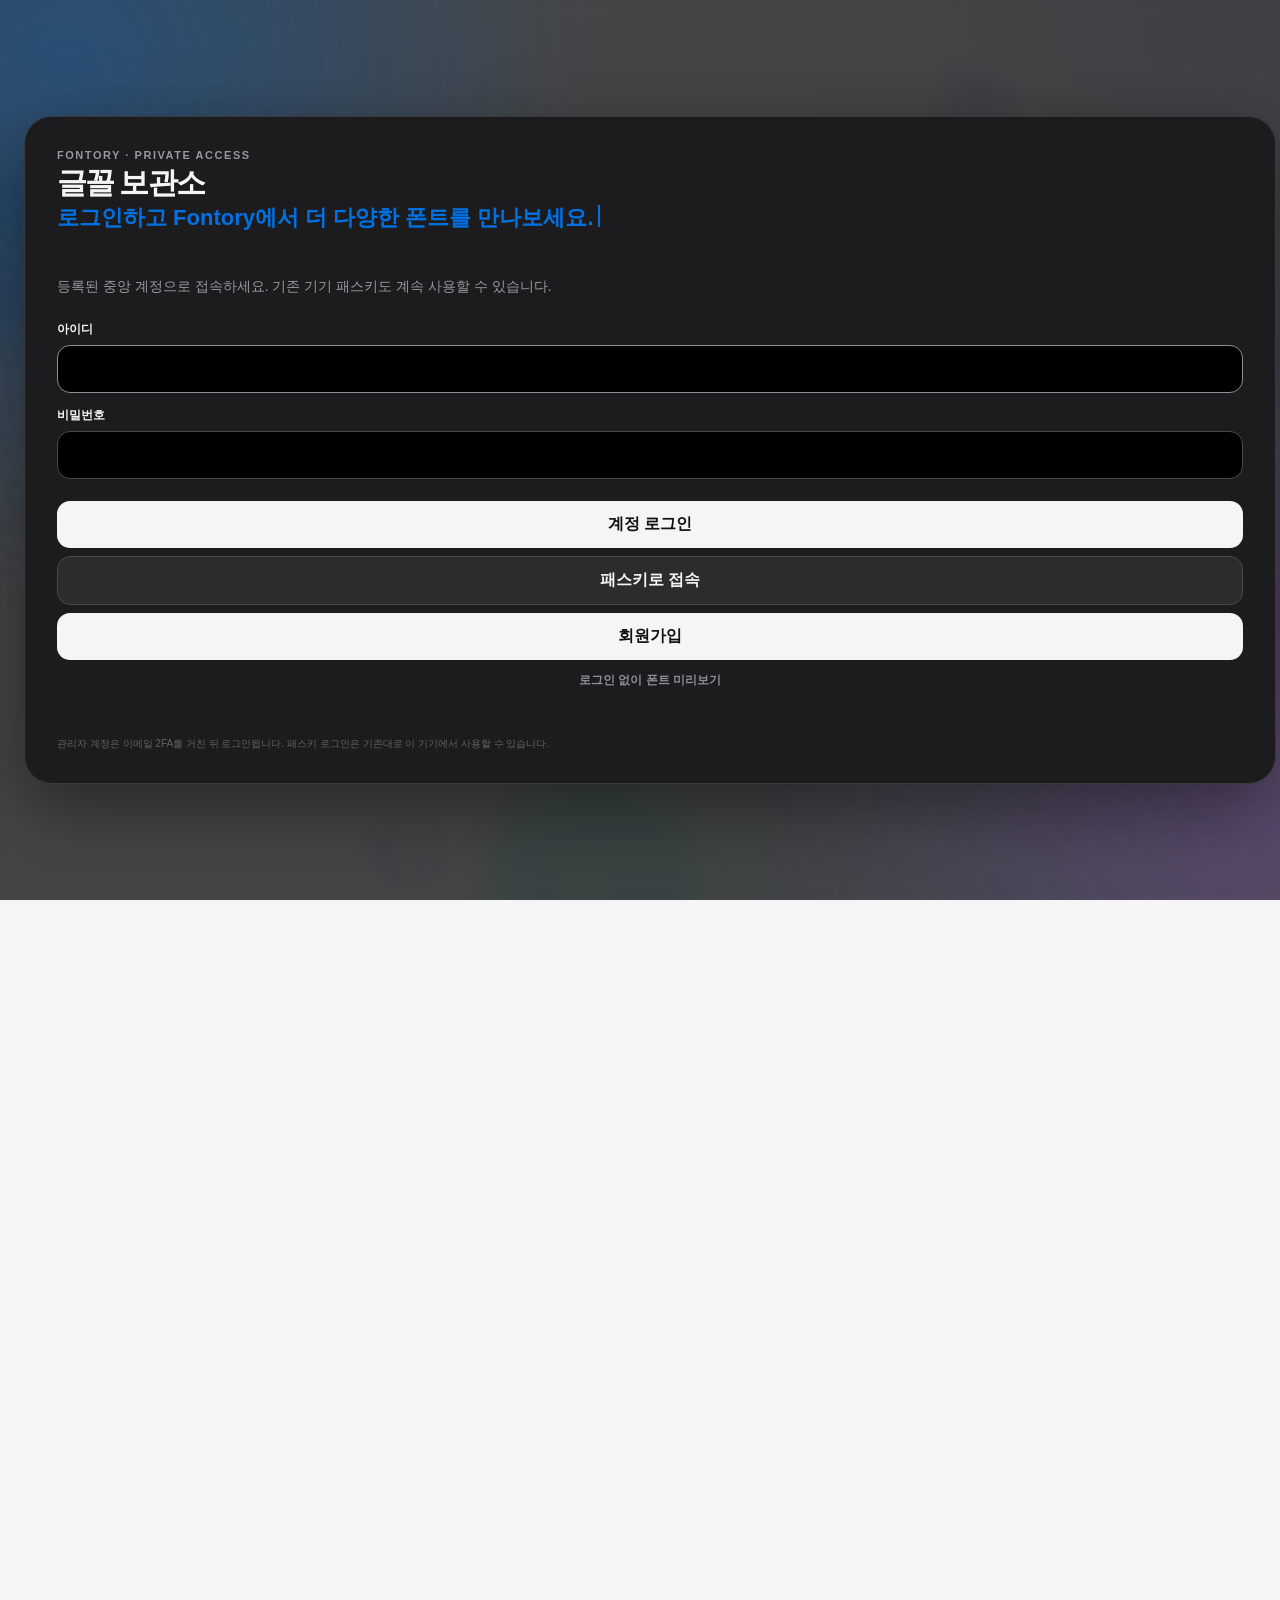
<file: index.html>
<!doctype html>
<html lang="ko">
<head>
<meta charset="utf-8">
<meta http-equiv="Content-Security-Policy" content="default-src 'self'; script-src 'self'; style-src 'self' 'unsafe-inline'; img-src 'self' data: blob:; font-src 'self' data: blob: https://media.githubusercontent.com https://raw.githubusercontent.com; connect-src 'self' https://fontory-api.fontory.workers.dev https://media.githubusercontent.com https://raw.githubusercontent.com; media-src 'self' blob:; object-src 'none'; base-uri 'self'; form-action 'self'; frame-src 'none'; worker-src 'none'; manifest-src 'self'">
<meta name="viewport" content="width=device-width,initial-scale=1,viewport-fit=cover,user-scalable=no">
<meta name="theme-color" content="#f5f5f7">
<meta name="description" content="Fontory 모바일 글꼴 라이브러리">
<title>Fontory Mobile · 글꼴 보관소</title>
<link rel="icon" type="image/svg+xml" href="./logo.svg">
<link rel="stylesheet" href="./styles.css?v=20261008-floating-popup-fix2">
<link rel="stylesheet" href="/passkey.css?v=20261013-totp-multi">
</head>
<body>
<div class="app-shell">
<header class="hero">
<div class="topbar"><img class="site-logo" src="./logo.svg" alt="Fontory 로고"><span class="eyebrow typing-fontory" data-typing-fontory aria-label="안녕하세요, Fontory Fonts 입니다."></span><button class="theme" id="themeBtn" type="button" aria-label="다크 모드 전환">◐</button></div>
<h1 class="hero-typing-title"><span data-hero-typing aria-label="안녕하세요 Fontory입니다 오늘도 마음에 드는 글꼴을 찾아보세요"></span></h1>
<p>폰트를 검색하고 미리본 뒤, iPhone 또는 Windows에서 사용할 글꼴을 골라 담아보세요.</p>
<div class="search-wrap"><span aria-hidden="true">⌕</span><input id="search" type="search" placeholder="폰트 이름 또는 카테고리 검색" autocomplete="off"></div>
</header>
<div id="globalPreviewBar" class="global-preview-bar" role="region" aria-label="전체 폰트 미리보기">
<div class="global-preview-heading"><span class="global-preview-icon">Aa</span><div><strong>전체 폰트 미리보기</strong><small>입력한 문장이 모든 폰트에 적용됩니다.</small></div></div>
<div class="global-preview-input-wrap"><span aria-hidden="true">✦</span><input id="globalPreviewInput" type="text" value="오늘도 예쁘게 기록해요" placeholder="원하는 문장을 입력해 보세요" autocomplete="off" maxlength="120"></div>
</div>
<div id="categoryBar" class="category-bar" role="tablist" aria-label="카테고리"></div>

<main>
<section class="intro-card"><div><span class="pill">FONTORY MOBILE</span><h2>폰트를<br>간편하게 골라보세요.</h2><p>모바일 화면에 맞게 카드와 버튼을 한 열로 정리했습니다.</p></div><div class="phone-glyph" aria-hidden="true">Aa</div></section>
<div id="statusBanner" class="status-banner" hidden></div>
<div class="section-head"><h2>Fonts</h2><span id="count">0 fonts</span></div>
<section id="fontGrid" class="font-grid" aria-live="polite"></section>
<p id="empty" class="empty" hidden>검색 결과가 없습니다.</p>
<nav id="pagination" class="pagination" aria-label="폰트 목록 페이지"></nav>
</main>
<div id="selectionBar" class="selection-bar" hidden><div><strong>내 폰트 바구니</strong><span id="selectedNames"></span></div><div class="selection-actions"><button id="downloadWindows" type="button" disabled>Windows 골라 다운로드</button><button id="makeProfile" type="button" disabled>iPhone 구성 만들기</button></div></div>
<div id="downloadProgress" class="download-progress" hidden aria-live="polite"><div class="download-progress-card"><div class="download-progress-preview-wrap"><div id="downloadProgressTitle" class="download-progress-title"></div><div id="downloadProgressFontName" class="download-progress-font-name"></div><p id="downloadProgressDescription" class="download-progress-description"></p></div><div class="download-progress-head"><span id="downloadProgressLabel">다운로드 준비 중…</span><span id="downloadProgressValue">0%</span></div><progress id="downloadProgressMeter" max="100" value="0"></progress></div></div>
<footer><p>Fontory · datatronics</p><p class="small">폰트의 저작권과 라이선스는 각 제작자에게 있습니다.</p></footer>
</div>
<script src="./accounts-db.js?v=20260922-sync2"></script>
<script src="/accounts-index.js?v=20260922-sync2"></script>
<script src="./mobile-auth-boot.js?v=20261001-authfix1"></script>
<script src="/auth.js?v=20261013-totp-multi"></script>
<script src="/fontory-music.js?v=20261012-audio-progress-sync1"></script>
<script src="/auth-background-music.js?v=20260930-login-loop2"></script>
<script src="/script.js?v=20261012-font-catalog-recovery1"></script>
<script src="/typing-effect.js?v=20260930-user-greeting3"></script>
<script src="/fontory-desc-typing.js?v=20261009-download-title-typing1"></script>
<script src="/background-effects.js?v=20260929-ambient1"></script>
<script src="/fontory-runtime-fix.js?v=20260921-admin2"></script>
</body></html>
</file>
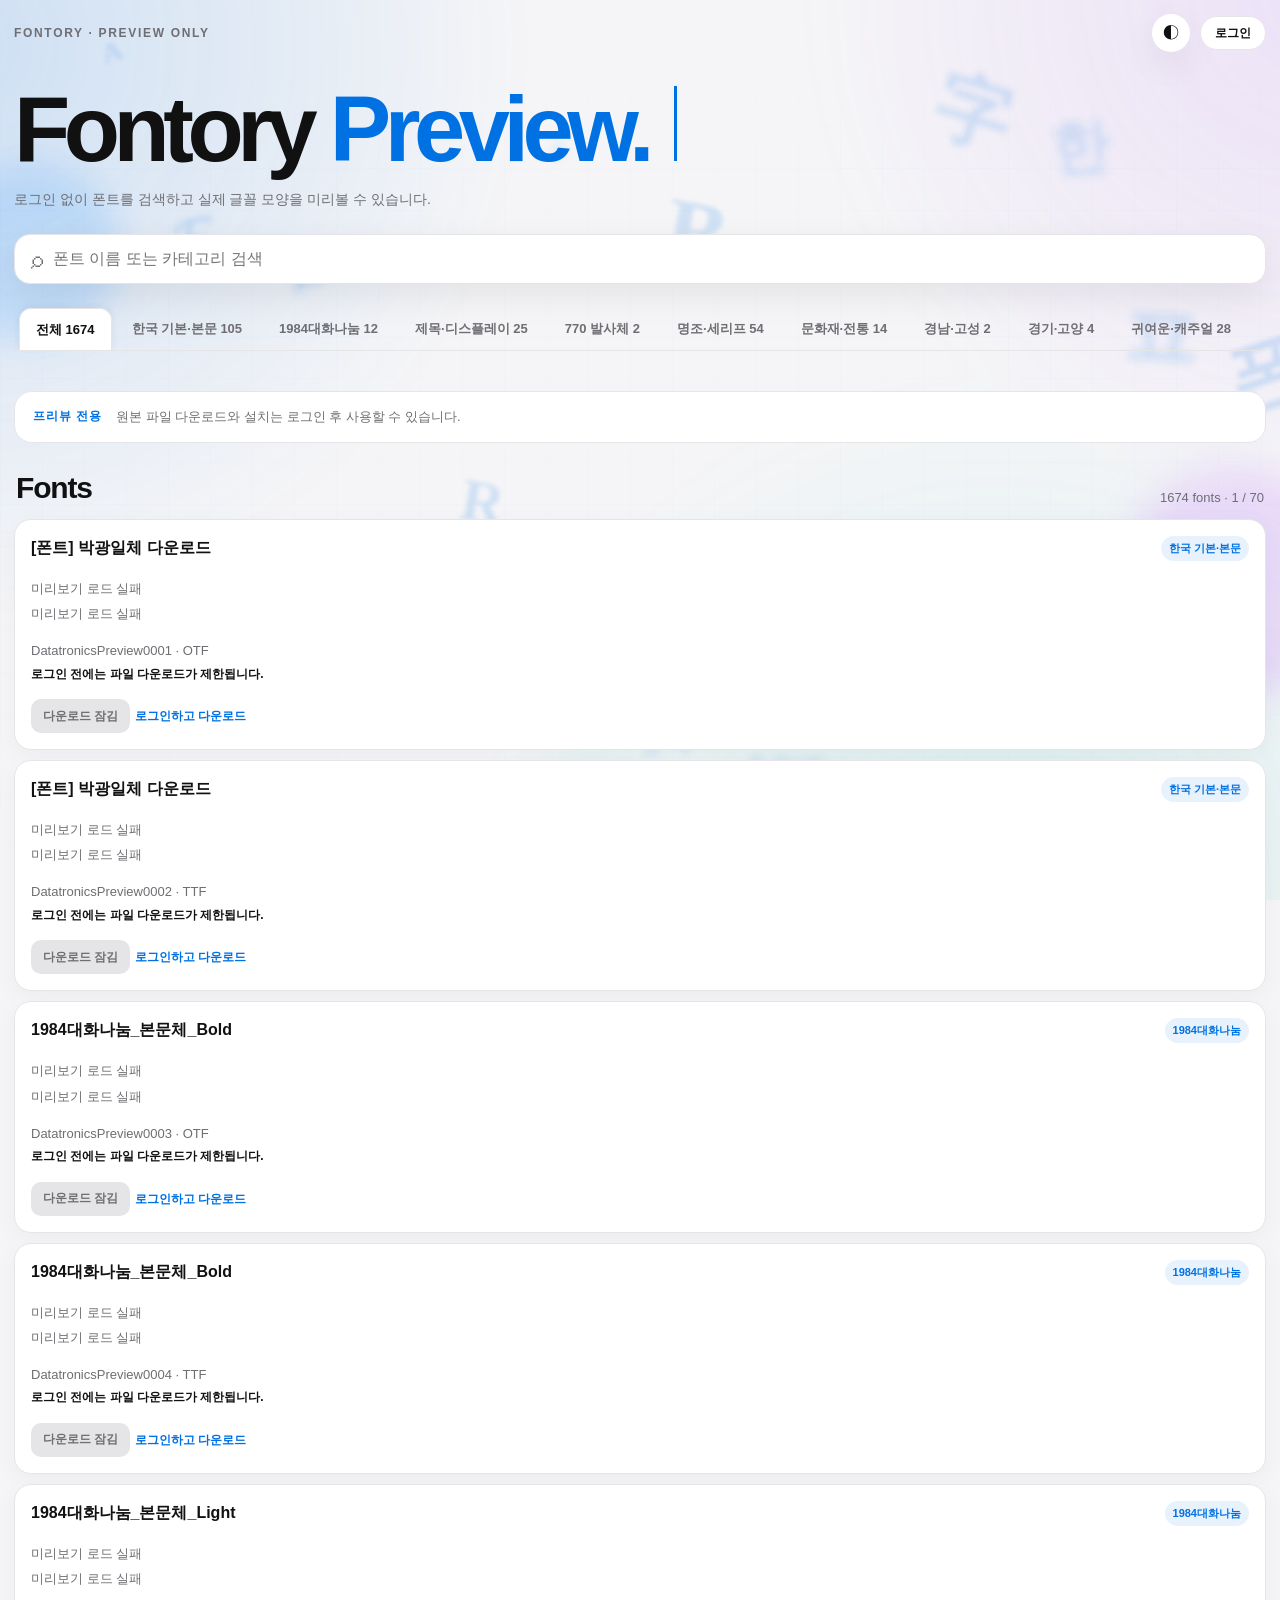
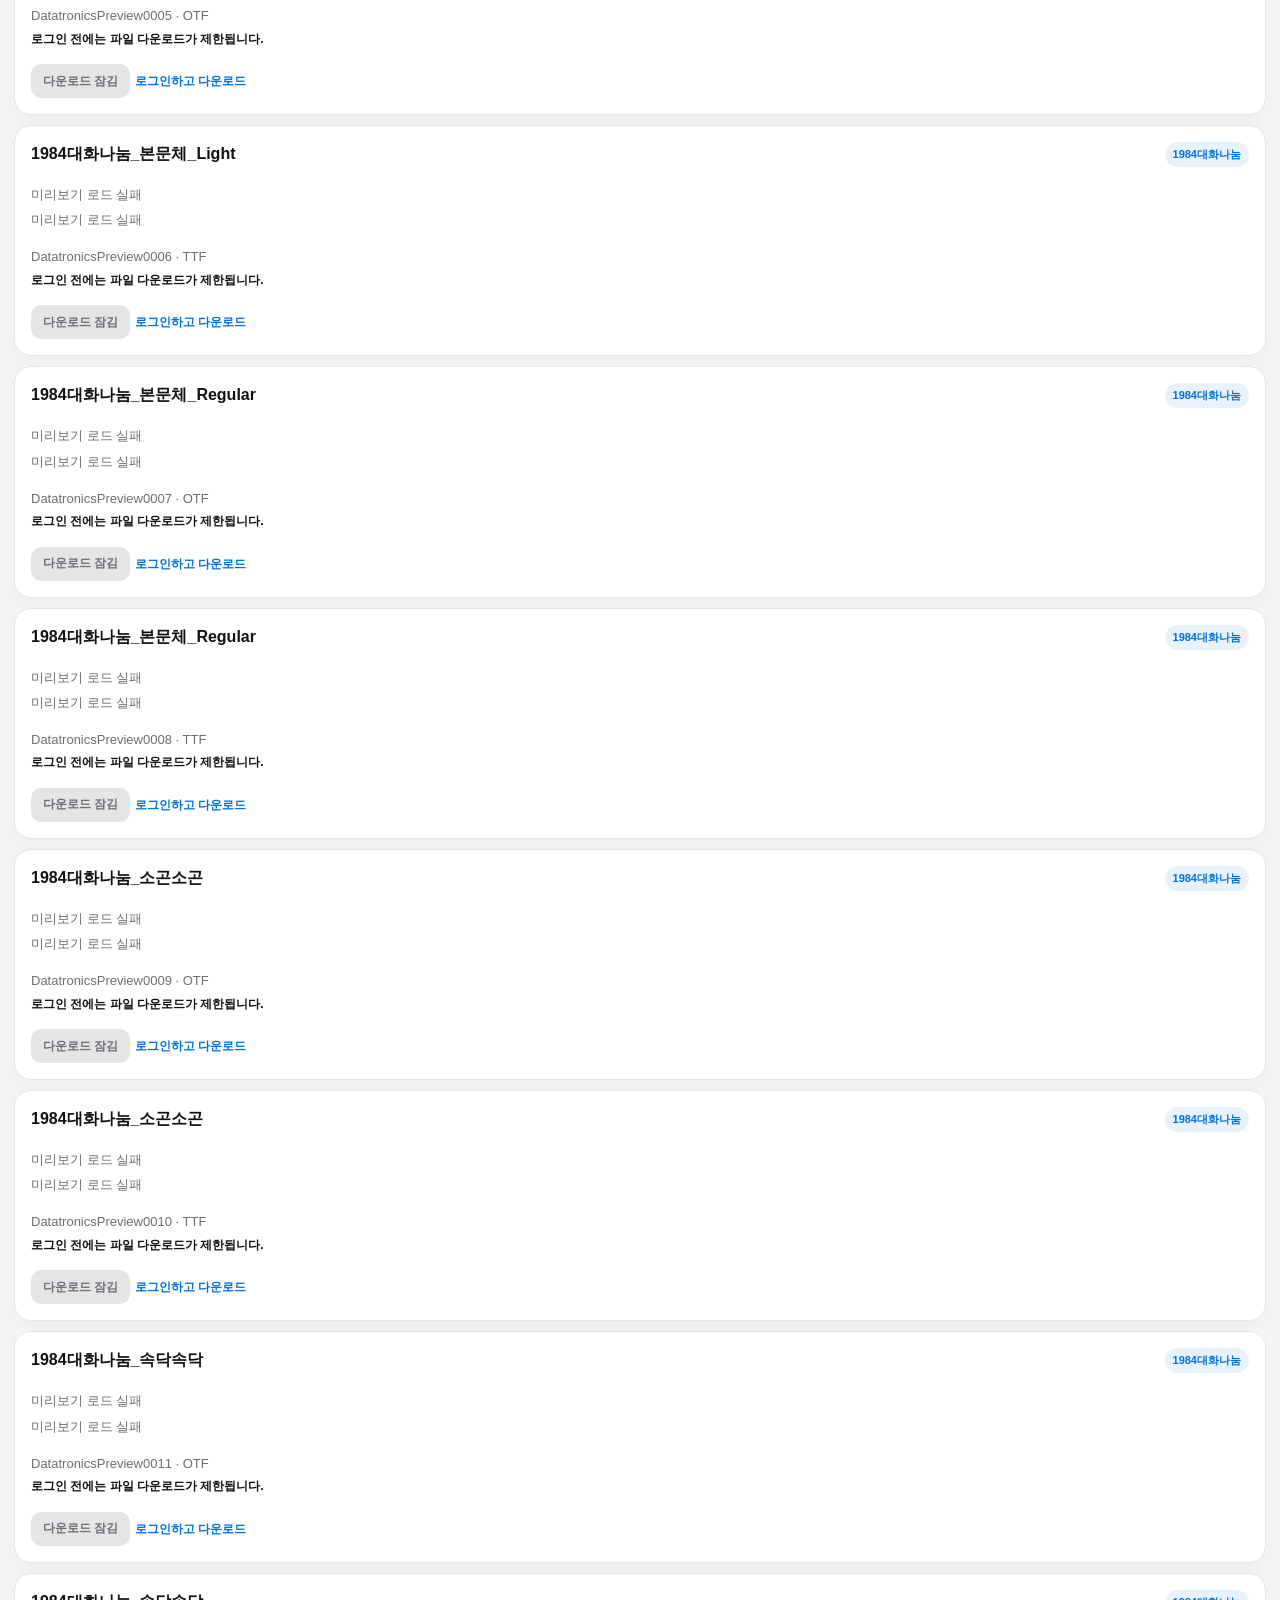
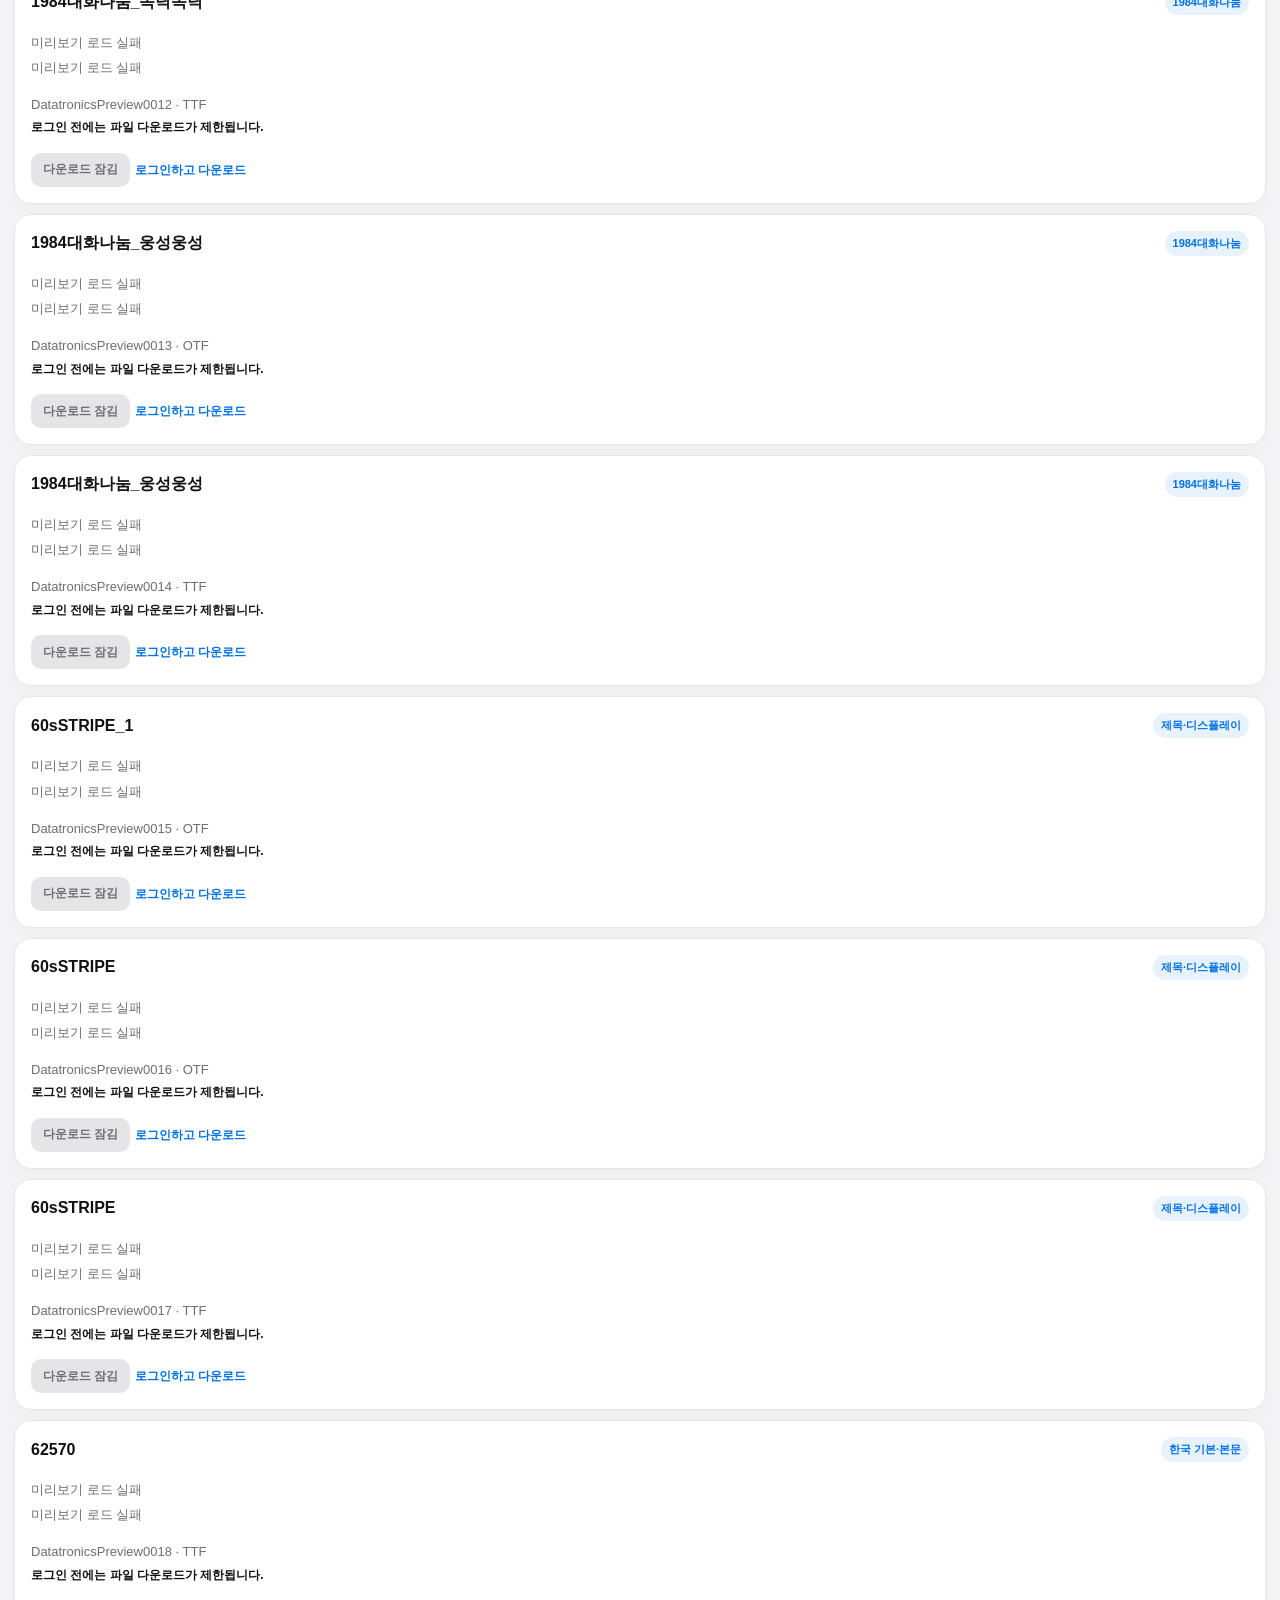
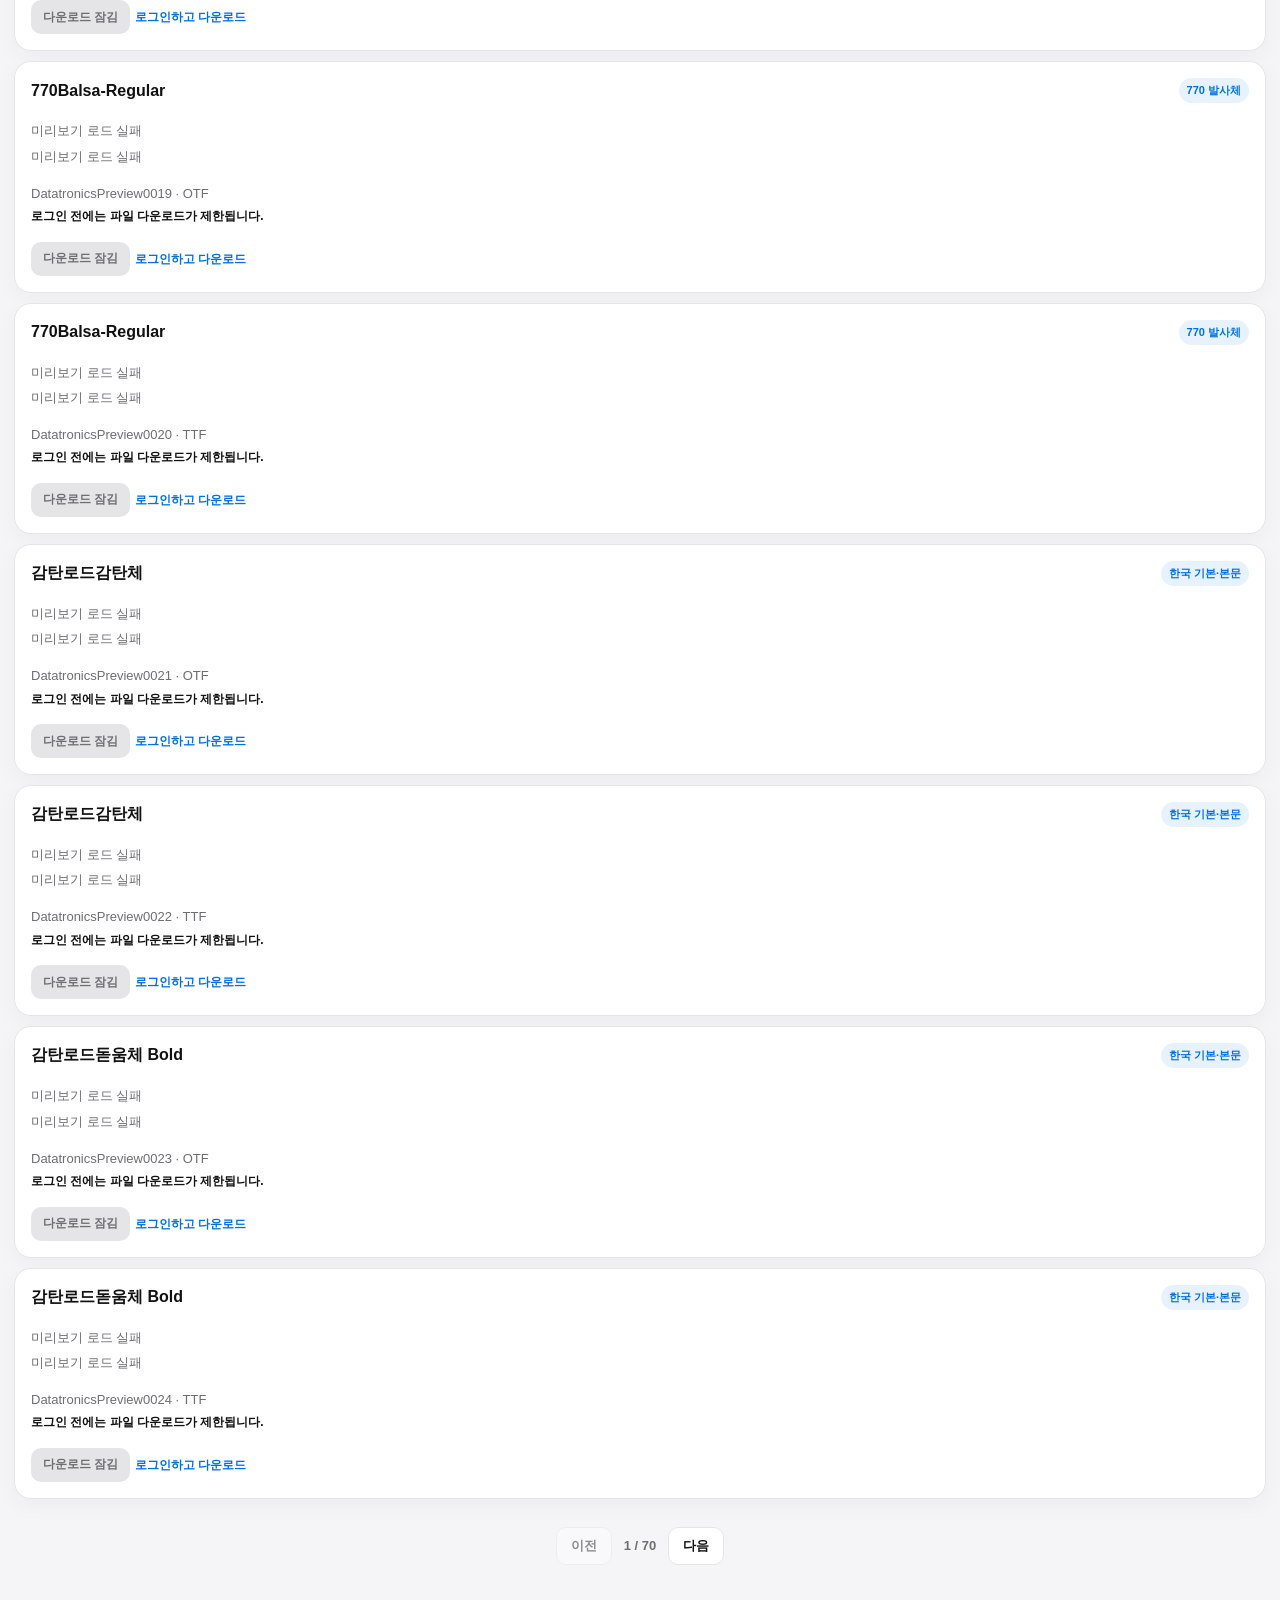
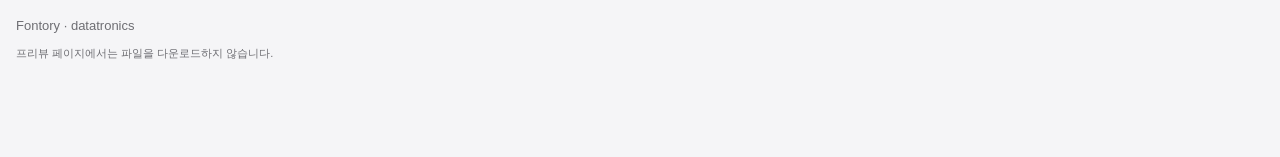
<file: preview.html>
<!doctype html>
<html lang="ko">
<head>
  <meta charset="utf-8">
  <meta http-equiv="Content-Security-Policy" content="default-src 'self'; script-src 'self'; style-src 'self' 'unsafe-inline'; img-src 'self' data: blob:; font-src 'self' data: blob: https://media.githubusercontent.com https://raw.githubusercontent.com; connect-src 'self' https://fontory-api.fontory.workers.dev https://media.githubusercontent.com https://raw.githubusercontent.com; media-src 'self' blob:; object-src 'none'; base-uri 'self'; form-action 'self'; frame-src 'none'; worker-src 'none'; manifest-src 'self'">
  <meta name="viewport" content="width=device-width,initial-scale=1,viewport-fit=cover">
  <meta name="theme-color" content="#f5f5f7">
  <meta name="description" content="Fontory 로그인 없이 폰트를 미리보는 프리뷰 페이지">
  <title>Fontory · 폰트 미리보기</title>
  <link rel="stylesheet" href="./styles.css?v=20260930-browser-tabs3">
  <link rel="stylesheet" href="./preview.css?v=20260929-title-loop1">
</head>
<body>
  <div class="app-shell preview-shell">
    <header class="hero">
      <div class="topbar">
        <span class="eyebrow">FONTORY · PREVIEW ONLY</span>
        <div class="preview-top-actions">
          <button class="theme" id="themeBtn" type="button" aria-label="다크 모드 전환">◐</button>
          <a class="preview-login" href="./">로그인</a>
        </div>
      </div>
      <h1 id="previewTitle" class="preview-title" aria-label="Fontory Preview."><span id="previewTitleBrand"></span><span id="previewTitleWord"></span></h1>
      <p>로그인 없이 폰트를 검색하고 실제 글꼴 모양을 미리볼 수 있습니다.</p>
      <div class="search-wrap">
        <span aria-hidden="true">⌕</span>
        <input id="previewSearch" type="search" placeholder="폰트 이름 또는 카테고리 검색" autocomplete="off">
      </div>
      <div id="previewCategories" class="category-bar" role="tablist" aria-label="카테고리"></div>
    </header>
    <main>
      <section class="preview-notice">
        <strong>프리뷰 전용</strong>
        <span>원본 파일 다운로드와 설치는 로그인 후 사용할 수 있습니다.</span>
      </section>
      <div id="previewStatus" class="status-banner" hidden></div>
      <div class="section-head">
        <h2>Fonts</h2>
        <span id="previewCount">0 fonts</span>
      </div>
      <section id="previewGrid" class="font-grid" aria-live="polite"></section>
      <p id="previewEmpty" class="empty" hidden>검색 결과가 없습니다.</p>
      <nav id="previewPagination" class="pagination" aria-label="프리뷰 폰트 목록 페이지"></nav>
    </main>
    <footer>
      <p>Fontory · datatronics</p>
      <p class="small">프리뷰 페이지에서는 파일을 다운로드하지 않습니다.</p>
    </footer>
  </div>
  <script src="./preview.js?v=20261012-font-catalog-fix1"></script>
  <script src="./background-effects.js?v=20260929-ambient1"></script>
</body>
</html>
</file>
<file: styles.css>
:root {
  --bg: #f5f5f7;
  --card: #fff;
  --ink: #111;
  --muted: #6e6e73;
  --line: #e5e5e7;
  --accent: #0071e3;
  --shadow: 0 12px 36px rgba(0, 0, 0, .07);
}

* { box-sizing: border-box; }
html { scroll-behavior: smooth; }
body {
  margin: 0;
  background: var(--bg);
  color: var(--ink);
  font-family: -apple-system, BlinkMacSystemFont, "Apple SD Gothic Neo", "Noto Sans KR", sans-serif;
  -webkit-font-smoothing: antialiased;
}
.ambient-layer { position: fixed; inset: 0; z-index: 0; overflow: hidden; pointer-events: none; isolation: isolate; }
.ambient-layer::before { content: ""; position: absolute; inset: -20%; background: radial-gradient(circle at 12% 18%, rgba(0, 113, 227, .16), transparent 30%), radial-gradient(circle at 88% 14%, rgba(178, 92, 255, .13), transparent 27%), radial-gradient(circle at 70% 86%, rgba(0, 196, 180, .11), transparent 32%); filter: blur(22px); animation: ambient-breathe 16s ease-in-out infinite alternate; }
.ambient-layer::after { content: ""; position: absolute; inset: 0; opacity: .22; background-image: linear-gradient(rgba(0, 113, 227, .06) 1px, transparent 1px), linear-gradient(90deg, rgba(0, 113, 227, .06) 1px, transparent 1px); background-size: 42px 42px; mask-image: linear-gradient(to bottom, transparent, #000 18%, #000 82%, transparent); }
.ambient-orb { position: absolute; display: block; width: 180px; height: 180px; border-radius: 50%; filter: blur(18px); opacity: .26; mix-blend-mode: multiply; animation: ambient-orb-float 19s ease-in-out infinite alternate; }
.orb-one { top: 18%; left: -60px; background: #69b7ff; }
.orb-two { top: 52%; right: -70px; width: 230px; height: 230px; background: #d18cff; animation-delay: -6s; }
.orb-three { bottom: -80px; left: 38%; width: 210px; height: 210px; background: #62e0d4; animation-delay: -11s; }
.ambient-glyph { position: absolute; left: var(--x); top: var(--y); z-index: 1; color: rgba(0, 113, 227, .15); font-family: Georgia, "Times New Roman", serif; font-size: var(--size); font-weight: 800; filter: blur(var(--blur)); transform: rotate(var(--rotate)); animation: ambient-glyph-float var(--duration) ease-in-out var(--delay) infinite alternate; }
.app-shell { position: relative; z-index: 1; }
@keyframes ambient-breathe { from { transform: scale(.96) rotate(-2deg); opacity: .72; } to { transform: scale(1.05) rotate(2deg); opacity: 1; } }
@keyframes ambient-orb-float { from { transform: translate3d(-12px, 8px, 0) scale(.9); } to { transform: translate3d(26px, -24px, 0) scale(1.12); } }
@keyframes ambient-glyph-float { from { transform: translate3d(-12px, 18px, 0) rotate(var(--rotate)); opacity: .22; } to { transform: translate3d(24px, -30px, 0) rotate(calc(var(--rotate) + 12deg)); opacity: .7; } }
@media (prefers-reduced-motion: reduce) {
  .ambient-layer::before, .ambient-orb, .ambient-glyph { animation: none; }
}

.app-shell {
  width: min(960px, 100%);
  margin: auto;
  padding: 0 20px 120px;
}

.hero { padding: 24px 0 22px; }
.topbar { display: flex; justify-content: space-between; align-items: center; }
.eyebrow {
  font-size: 12px;
  font-weight: 800;
  letter-spacing: .14em;
  color: var(--muted);
}
button { font: inherit; }
.theme {
  border: 0;
  background: var(--card);
  color: var(--ink);
  width: 38px;
  height: 38px;
  border-radius: 50%;
  box-shadow: var(--shadow);
  cursor: pointer;
}

h1 {
  font-size: clamp(58px, 14vw, 110px);
  line-height: .88;
  letter-spacing: -.065em;
  margin: 54px 0 20px;
}
h1 span { color: var(--accent); }
.hero > p {
  color: var(--muted);
  font-size: 17px;
  line-height: 1.55;
  margin: 0 0 24px;
}
.typing-greeting { min-height: 36px; margin: 12px 0 8px !important; color: var(--ink) !important; font-size: clamp(24px, 4vw, 32px) !important; font-weight: 800; }
.auth-typing-greeting { min-height: 30px; margin: -4px 0 12px !important; color: var(--accent) !important; font-size: 22px !important; font-weight: 800; }
.typing-greeting::after, .auth-typing-greeting::after { content: ""; display: inline-block; width: 2px; height: 1em; margin-left: 4px; vertical-align: -2px; background: var(--accent); animation: typing-cursor .85s steps(1, end) infinite; }
@keyframes typing-cursor { 50% { opacity: 0; } }

.search-wrap {
  display: flex;
  align-items: center;
  gap: 10px;
  background: var(--card);
  border: 1px solid var(--line);
  border-radius: 16px;
  padding: 0 16px;
  box-shadow: var(--shadow);
}
.search-wrap span { font-size: 24px; color: var(--muted); }
input {
  width: 100%;
  border: 0;
  outline: 0;
  background: transparent;
  color: var(--ink);
  font-size: 17px;
  padding: 15px 0;
}

.category-bar {
  display: flex;
  align-items: flex-end;
  gap: 4px;
  margin-top: 16px;
  padding: 7px 8px 0;
  min-height: 47px;
  overflow-x: auto;
  overflow-y: hidden;
  border: 1px solid var(--line);
  border-bottom: 0;
  border-radius: 15px 15px 0 0;
  background: linear-gradient(to bottom, rgba(120,120,128,.08), rgba(120,120,128,.03));
  scrollbar-width: thin;
}
.chip {
  position: relative;
  flex: 0 0 auto;
  border: 1px solid transparent;
  border-bottom: 0;
  background: transparent;
  color: var(--muted);
  border-radius: 10px 10px 0 0;
  padding: 10px 14px 11px;
  font-size: 13px;
  font-weight: 750;
  cursor: pointer;
  white-space: nowrap;
  transition: background .16s ease, color .16s ease, transform .16s ease;
}
.chip:hover { background: rgba(255,255,255,.62); color: var(--ink); }
.chip.active {
  background: var(--card);
  color: var(--ink);
  border-color: var(--line);
  box-shadow: 0 -2px 8px rgba(0,0,0,.035);
  z-index: 1;
}
.global-preview-bar{position:sticky;top:10px;z-index:40;margin:12px 0 10px;
  padding: 14px 18px;
  border: 1px solid var(--line);
  border-radius: 0 0 20px 20px;
  background: color-mix(in srgb, var(--card) 91%, transparent);
  box-shadow: 0 14px 38px rgba(0,0,0,.12);
  backdrop-filter: blur(18px);
  -webkit-backdrop-filter: blur(18px);
}
.global-preview-heading{display:flex;align-items:center;gap:11px;margin-bottom:10px}.global-preview-heading strong{display:block;font-size:14px;letter-spacing:-.02em}.global-preview-heading small{display:block;margin-top:3px;color:var(--muted);font-size:11px}.global-preview-icon{display:grid;place-items:center;width:34px;height:34px;border-radius:10px;background:var(--ink);color:var(--card);font-weight:800;font-size:15px}
.global-preview-input-wrap{display:flex;align-items:center;gap:10px;padding:0 13px;border:1px solid var(--line);border-radius:13px;background:rgba(255,255,255,.72);transition:.18s}.global-preview-input-wrap:focus-within{border-color:var(--accent);box-shadow:0 0 0 4px rgba(0,113,227,.1)}.global-preview-input-wrap>span{font-size:14px;color:var(--muted)}.global-preview-input-wrap input{width:100%;min-width:0;padding:11px 0;border:0;outline:0;background:transparent;color:var(--ink);font:inherit;font-size:15px}.global-preview-input-wrap input::placeholder{color:#999}
@media(max-width:620px){.category-bar{padding-left:5px;padding-right:5px}.chip{padding:9px 11px;font-size:12px}.global-preview-bar{top:6px;margin-bottom:18px;padding:12px 14px;border-radius:0 0 17px 17px}.global-preview-heading small{font-size:10px}.global-preview-input-wrap input{font-size:14px}}

.intro-card {
  display: flex;
  justify-content: space-between;
  align-items: center;
  gap: 20px;
  background: #111;
  color: #fff;
  border-radius: 28px;
  padding: 28px;
  margin: 18px 0 24px;
  overflow: hidden;
}
.intro-card h2 {
  font-size: 25px;
  line-height: 1.2;
  letter-spacing: -.04em;
  margin: 13px 0 10px;
}
.intro-card p {
  max-width: 560px;
  color: #aaa;
  margin: 0;
  line-height: 1.5;
}
.pill {
  display: inline-block;
  background: #fff;
  color: #111;
  border-radius: 999px;
  padding: 6px 9px;
  font-size: 10px;
  font-weight: 900;
  letter-spacing: .1em;
}
.phone-glyph {
  font-size: 80px;
  font-weight: 800;
  letter-spacing: -.08em;
  opacity: .95;
  padding-right: 8px;
}

.status-banner {
  background: var(--card);
  border: 1px solid var(--line);
  border-radius: 16px;
  padding: 14px 16px;
  color: var(--muted);
  font-size: 14px;
  line-height: 1.5;
  margin-bottom: 22px;
}
.status-banner[hidden],
.selection-bar[hidden],
.empty[hidden] {
  display: none !important;
}

.section-head {
  display: flex;
  justify-content: space-between;
  align-items: end;
  margin: 0 2px 14px;
}
.section-head h2 {
  margin: 0;
  font-size: 30px;
  letter-spacing: -.04em;
}
.section-head span { font-size: 13px; color: var(--muted); }

.font-grid {
  display: grid;
  grid-template-columns: repeat(2, minmax(0, 1fr));
  gap: 14px;
}
.font-card {
  background: var(--card);
  border: 1px solid var(--line);
  border-radius: 22px;
  padding: 22px;
  box-shadow: 0 6px 24px rgba(0, 0, 0, .04);
}
.font-card.selected {
  border-color: var(--accent);
  box-shadow: 0 0 0 2px rgba(0, 113, 227, .12), var(--shadow);
}
.select-row {
  display: flex;
  align-items: center;
  gap: 7px;
  justify-content: flex-end;
  color: var(--accent);
  font-size: 12px;
  font-weight: 800;
  margin-bottom: 14px;
  cursor: pointer;
}
.font-check {
  width: 18px;
  height: 18px;
  accent-color: var(--accent);
  padding: 0;
}
.font-meta {
  display: flex;
  justify-content: space-between;
  gap: 12px;
  align-items: center;
}
.font-name { font-weight: 800; font-size: 17px; word-break: break-word; }
.font-name-typing::after { content: ""; display: inline-block; width: 2px; height: 1em; margin-left: 3px; vertical-align: -2px; background: var(--accent); animation: typing-cursor .85s steps(1, end) infinite; }
.tag {
  font-size: 11px;
  color: var(--accent);
  font-weight: 800;
  background: rgba(0, 113, 227, .09);
  padding: 5px 8px;
  border-radius: 999px;
  white-space: nowrap;
}
.preview-stack { margin: 20px 0 18px; }
.preview {
  font-size: 32px;
  letter-spacing: -.05em;
  line-height: 1.25;
  overflow: hidden;
  white-space: nowrap;
  font-synthesis: none;
}
.preview-sub {
  margin-top: 8px;
  font-size: 15px;
  color: var(--muted);
  letter-spacing: -.02em;
  font-synthesis: none;
}
.preview-failed {
  font-family: inherit !important;
  color: var(--muted);
  font-size: 13px !important;
  letter-spacing: 0 !important;
}
.try-font-panel { margin: 14px 0 2px; padding: 10px; border: 1px solid var(--line); border-radius: 12px; background: var(--bg); }
.try-font-panel[hidden] { display: none; }
.try-font-input { width: 100%; border: 1px solid var(--line); border-radius: 9px; padding: 9px 10px; background: var(--card); color: var(--ink); font: inherit; font-size: 13px; outline: 0; }
.try-font-input:focus { border-color: var(--accent); }
.try-font-result { min-height: 38px; margin-top: 9px; color: var(--ink); font-size: 24px; line-height: 1.35; word-break: break-word; }
.font-info {
  font-size: 13px;
  color: var(--muted);
  line-height: 1.5;
  margin-bottom: 16px;
}
.windows-help {
  display: inline-block;
  margin-top: 4px;
  font-size: 12px;
  color: var(--ink);
  font-weight: 700;
}
.actions { display: flex; gap: 8px; }
.actions a, .actions button {
  flex: 1;
  text-align: center;
  border: 0;
  border-radius: 12px;
  padding: 11px 8px;
  text-decoration: none;
  font-size: 13px;
  font-weight: 800;
  cursor: pointer;
}
.download { background: var(--accent); color: #fff; }
.download[aria-disabled="true"], .download:disabled {
  opacity: .45;
  pointer-events: none;
  cursor: not-allowed;
}
.details { background: var(--bg); color: var(--ink); }
.empty { text-align: center; color: var(--muted); padding: 50px 0; }
.pagination {
  display: flex;
  justify-content: center;
  align-items: center;
  gap: 12px;
  margin: 28px 0 8px;
  color: var(--muted);
  font-size: 13px;
  font-weight: 800;
}
.pagination button {
  border: 1px solid var(--line);
  border-radius: 10px;
  padding: 9px 14px;
  color: var(--ink);
  background: var(--card);
  font-weight: 800;
  cursor: pointer;
}
.pagination button:disabled { opacity: .45; cursor: not-allowed; }

.selection-bar {
  position: fixed;
  z-index: 20;
  left: 50%;
  bottom: 18px;
  transform: translateX(-50%);
  width: min(900px, calc(100% - 28px));
  display: flex;
  align-items: center;
  justify-content: space-between;
  gap: 14px;
  padding: 12px 14px 12px 18px;
  background: rgba(28, 28, 30, .94);
  color: #fff;
  border: 1px solid rgba(255, 255, 255, .12);
  border-radius: 18px;
  box-shadow: 0 16px 45px rgba(0, 0, 0, .25);
  backdrop-filter: blur(18px);
}
.selection-bar strong { display: block; font-size: 13px; }
.selection-bar span {
  display: block;
  color: #b8b8bd;
  font-size: 11px;
  margin-top: 3px;
  max-width: 55vw;
  white-space: nowrap;
  overflow: hidden;
  text-overflow: ellipsis;
}
.download-progress {
  position: fixed;
  inset: 0;
  z-index: 9990;
  display: grid;
  place-items: center;
  width: auto;
  margin: 0;
  padding: 24px;
  background: rgba(8, 10, 18, .66);
  backdrop-filter: blur(14px);
}
.download-progress[hidden] { display: none; }
.download-progress-card { width: min(620px, 100%); padding: 30px 28px; border: 1px solid rgba(255, 255, 255, .16); border-radius: 24px; background: rgba(28, 28, 30, .96); box-shadow: 0 24px 80px rgba(0, 0, 0, .38); }
.download-progress-title { display: block; min-height: 34px; margin-bottom: 22px; color: #fff; font-size: clamp(22px, 4vw, 34px); line-height: 1.25; letter-spacing: -.03em; }
.download-progress-title::after { content: "|"; display: inline-block; margin-left: 4px; color: #0a84ff; animation: progressCursor .85s step-end infinite; }
.download-progress-head { display: flex; justify-content: space-between; gap: 10px; color: #d7d7dc; font-size: 13px; }
.download-progress-head span { display: inline; max-width: none; margin: 0; color: inherit; font-size: inherit; white-space: nowrap; }
.download-progress progress { display: block; width: 100%; height: 10px; margin-top: 10px; accent-color: #0a84ff; }
@keyframes progressCursor { 50% { opacity: 0; } }
.selection-actions {
  display: flex;
  gap: 8px;
  flex-shrink: 0;
}
.selection-bar button {
  border: 0;
  background: #fff;
  color: #111;
  border-radius: 12px;
  padding: 11px 14px;
  font-weight: 900;
  font-size: 12px;
  white-space: nowrap;
  cursor: pointer;
}
.selection-bar button:disabled { opacity: .5; cursor: not-allowed; }

footer {
  padding: 48px 2px 8px;
  color: var(--muted);
  font-size: 13px;
}
.auth-card {
  max-height: calc(100vh - 28px);
  overflow-y: auto;
  overscroll-behavior: contain;
}
.small { font-size: 11px; }
code { font-size: .95em; }

@media (max-width: 620px) {
  .app-shell { padding: 0 14px 120px; }
  .hero { padding-top: 18px; }
  .font-grid { grid-template-columns: 1fr; }
  .intro-card { border-radius: 22px; padding: 22px; }
  .phone-glyph { font-size: 60px; }
  .preview { font-size: 28px; }
  .selection-bar { bottom: 10px; align-items: stretch; flex-direction: column; }
  .selection-bar span { max-width: 100%; }
  .selection-actions { flex-direction: column; }
  .selection-actions button { width: 100%; }
  .actions { flex-direction: column; }
  footer { padding-top: 36px; }
  .download-progress-card { padding: 24px 20px; border-radius: 20px; }
  #fontoryAuth { padding: 14px; }
  .auth-card { width: 100%; padding: 22px 18px; border-radius: 22px; }
}

@media (prefers-reduced-motion: no-preference) {
  .font-card { transition: transform .18s ease, box-shadow .18s ease; }
  .font-card:hover { transform: translateY(-2px); box-shadow: var(--shadow); }
}

body.dark {
  --bg: #000;
  --card: #1c1c1e;
  --ink: #f5f5f7;
  --muted: #98989d;
  --line: #38383a;
  --shadow: 0 12px 36px rgba(0, 0, 0, .35);
}
body.dark .intro-card { background: #f5f5f7; color: #111; }
body.dark .intro-card p { color: #555; }
body.dark .pill { background: #111; color: #fff; }
body.dark .chip.active { background: #f5f5f7; color: #111; border-color: #f5f5f7; }


body.auth-locked { overflow: hidden; }
body.auth-locked .app-shell { visibility: hidden; }
#fontoryAuth {
  position: fixed;
  inset: 0;
  z-index: 99999;
  display: grid;
  place-items: center;
  padding: 24px;
  overflow: hidden;
  background: rgba(0, 0, 0, .72);
  backdrop-filter: blur(10px);
  color: #f5f5f7;
}
#fontoryAuth::before { content: ""; position: absolute; inset: -20%; background: radial-gradient(circle at 18% 20%, rgba(0, 113, 227, .32), transparent 30%), radial-gradient(circle at 84% 74%, rgba(178, 92, 255, .24), transparent 28%); filter: blur(30px); animation: ambient-breathe 14s ease-in-out infinite alternate; pointer-events: none; }
.auth-card {
  position: relative;
  z-index: 1;
  width: min(420px, 100%);
  padding: 32px;
  border: 1px solid #38383a;
  border-radius: 28px;
  background: #1c1c1e;
  box-shadow: 0 24px 80px rgba(0,0,0,.45);
}
.auth-mark {
  font-size: 11px;
  font-weight: 900;
  letter-spacing: .14em;
  color: #98989d;
}
.auth-card h1 { margin: 8px 0 10px; font-size: 30px; }
.auth-card p { margin: 0 0 24px; color: #98989d; font-size: 14px; line-height: 1.6; }
.auth-card label { display:block; margin: 14px 0; font-size: 12px; font-weight: 800; }
.auth-card input {
  display:block;
  width:100%;
  box-sizing:border-box;
  margin-top:7px;
  padding:13px 14px;
  border:1px solid #48484a;
  border-radius:13px;
  background:#000;
  color:#fff;
  outline:none;
}
.auth-card input:focus { border-color:#8e8e93; }
.auth-card form button {
  width:100%;
  margin-top:8px;
  padding:13px 16px;
  border:0;
  border-radius:13px;
  background:#f5f5f7;
  color:#111;
  font-weight:900;
  cursor:pointer;
}
.auth-card .auth-passkey {
  background:#2c2c2e;
  color:#f5f5f7;
  border:1px solid #48484a;
}
.auth-card .auth-passkey:hover { background:#38383a; }
#authError { min-height:18px; margin-top:10px; color:#ff453a; font-size:12px; }
.auth-card small { display:block; margin-top:20px; color:#636366; font-size:10px; }
.auth-logout {
  margin-left:auto;
  border:1px solid var(--line);
  background:transparent;
  color:var(--muted);
  border-radius:10px;
  padding:7px 10px;
  font-size:11px;
  font-weight:800;
  cursor:pointer;
}


/* Fontory download progress v4 */
.download-progress-preview-wrap{margin-bottom:22px;min-width:0}
.download-progress-title{
  display:block;
  min-height:45px;
  margin-bottom:10px;
  color:#fff;
  font-size:36px;
  line-height:1.2;
  letter-spacing:-.04em;
  font-weight:700;
  white-space:nowrap;
  overflow:hidden;
  text-overflow:ellipsis;
  word-break:keep-all;
}
.download-progress-title::after{
  content:"|";
  display:inline-block;
  margin-left:4px;
  color:#fff;
  animation:fontory-progress-cursor .85s step-end infinite;
}
.download-progress-font-name{
  min-height:24px;
  margin-bottom:8px;
  color:#fff;
  font-size:15px;
  font-weight:800;
  white-space:nowrap;
  overflow:hidden;
  text-overflow:ellipsis;
}
.download-progress-description{
  min-height:42px;
  margin:0;
  color:#a7a7ad;
  font-family:-apple-system,BlinkMacSystemFont,"Segoe UI","Noto Sans KR",sans-serif;
  font-size:13px;
  line-height:1.65;
  word-break:keep-all;
}
.download-progress-head{color:#d7d7dc}
.download-progress-head span{color:inherit}
.download-progress progress{accent-color:#0a84ff}
#downloadProgressValue{color:inherit!important;font-weight:800}
@keyframes fontory-progress-cursor{50%{opacity:0}}
@media(max-width:620px){
  .download-progress-card{padding:24px 20px;border-radius:20px}
  .download-progress-title{min-height:38px;font-size:30px}
  .download-progress-font-name{font-size:14px}
  .download-progress-description{font-size:12px}
}

/* Fontory shared music admin */
#fontoryMusicPanel{position:fixed;inset:0;z-index:100000;display:grid;place-items:center;padding:20px;background:rgba(0,0,0,.72);backdrop-filter:blur(10px)}
#fontoryMusicPanel .admin-card{width:min(620px,100%);max-height:calc(100vh - 40px);overflow:auto;padding:24px;border:1px solid #38383a;border-radius:22px;background:#1c1c1e;color:#f5f5f7;box-shadow:0 24px 80px rgba(0,0,0,.45)}
#fontoryMusicPanel .admin-card>strong{font-size:18px}
#fontoryMusicPanel .admin-card>p{margin:7px 0 0;color:#98989d;font-size:12px;line-height:1.5}
.admin-music-section{margin-top:22px;padding-top:18px;border-top:1px solid #38383a}
.admin-music-section h3{margin:0 0 7px;font-size:16px}
.admin-music-section p{margin:0 0 14px;color:#98989d;font-size:12px;line-height:1.5}
.admin-music-list{display:grid;gap:8px}
.admin-music-option{display:flex;align-items:center;gap:10px;padding:11px 12px;border:1px solid #38383a;border-radius:12px;background:#111;color:#f5f5f7;cursor:pointer}
.admin-music-option input{width:17px;height:17px;margin:0;accent-color:#0a84ff}
.admin-music-option span{overflow:hidden;text-overflow:ellipsis;white-space:nowrap}
.admin-music-actions{display:flex;gap:8px;margin-top:12px}
.admin-music-actions button{flex:1}
.admin-music-status{min-height:18px;margin-top:9px;color:#98989d;font-size:11px}
@media(max-width:620px){#fontoryMusicPanel .admin-card{padding:20px}.admin-music-actions{flex-direction:column}}

/* Global font preview */
.global-preview-bar{position:sticky;top:12px;z-index:30;margin:0 0 24px;padding:16px 18px;border:1px solid rgba(0,0,0,.09);border-radius:22px;background:rgba(255,255,255,.9);box-shadow:0 14px 38px rgba(0,0,0,.12);backdrop-filter:blur(18px);-webkit-backdrop-filter:blur(18px)}
.global-preview-heading{display:flex;align-items:center;gap:11px;margin-bottom:12px}.global-preview-heading strong{display:block;font-size:14px;letter-spacing:-.02em}.global-preview-heading small{display:block;margin-top:3px;color:#777;font-size:11px}.global-preview-icon{display:grid;place-items:center;width:34px;height:34px;border-radius:11px;background:#111;color:#fff;font-weight:800;font-size:15px}
.global-preview-input-wrap{display:flex;align-items:center;gap:10px;padding:0 13px;border:1px solid rgba(0,0,0,.1);border-radius:14px;background:rgba(255,255,255,.8);transition:.18s}.global-preview-input-wrap:focus-within{border-color:#0071e3;box-shadow:0 0 0 4px rgba(0,113,227,.1)}.global-preview-input-wrap>span{font-size:14px;color:#777}.global-preview-input-wrap input{width:100%;min-width:0;padding:12px 0;border:0;outline:0;background:transparent;color:#111;font:inherit;font-size:15px}.global-preview-input-wrap input::placeholder{color:#999}
@media(max-width:620px){.global-preview-bar{top:8px;margin-bottom:18px;padding:14px;border-radius:18px}.global-preview-heading small{font-size:10px}.global-preview-input-wrap input{font-size:14px}}

/* Fontory browser-tab category navigation */

.category-bar{
  display:flex;
  align-items:flex-end;
  gap:0;
  margin-top:18px;
  padding:0 10px;
  min-height:48px;
  overflow-x:auto;
  overflow-y:hidden;
  border:0;
  border-bottom:1px solid var(--line);
  border-radius:0;
  background:transparent;
  scrollbar-width:none;
  -webkit-overflow-scrolling:touch;
}
.category-bar::-webkit-scrollbar{display:none}
.category-bar .chip{
  position:relative;
  flex:0 0 auto;
  margin:0;
  min-height:43px;
  border:1px solid transparent;
  border-bottom:0;
  border-radius:12px 12px 0 0;
  background:transparent;
  color:var(--muted);
  padding:11px 16px 10px;
  font-size:13px;
  font-weight:750;
  cursor:pointer;
  white-space:nowrap;
  transition:background .16s ease,color .16s ease,box-shadow .16s ease;
}
.category-bar .chip:hover{
  background:rgba(127,127,127,.08);
  color:var(--ink);
}
.category-bar .chip.active{
  margin-bottom:-1px;
  background:var(--card);
  color:var(--ink);
  border-color:var(--line);
  border-bottom-color:var(--card);
  box-shadow:0 -2px 10px rgba(0,0,0,.06);
  z-index:2;
}
body.dark .category-bar .chip.active{
  background:#1c1c1e;
  border-color:#38383a;
  border-bottom-color:#1c1c1e;
  color:#f5f5f7;
}
@media(max-width:620px){
  .category-bar{padding:0 5px;min-height:44px}
  .category-bar .chip{min-height:40px;padding:9px 12px 9px;font-size:12px}
}


/* Global preview: fixed floating controller that follows the viewport */
.global-preview-bar{
  position:fixed;
  top:12px;
  left:50%;
  transform:translateX(-50%);
  width:min(920px,calc(100% - 40px));
  margin:0;
  z-index:100;
  border-radius:18px;
}
@media(max-width:620px){
  .global-preview-bar{
    top:7px;
    width:calc(100% - 20px);
    border-radius:16px;
  }
}


/* Keep account controls above the floating preview bar */
.topbar{
  position:relative;
  z-index:110;
}


/* Stop the floating global preview before the category tabs */
.category-bar{
  position:relative;
  z-index:120;
}
.global-preview-bar{
  top:12px;
}
@media(max-width:620px){
  .global-preview-bar{top:7px}
}


/* Global preview boundary: category tabs stay above it while scrolling */
.category-bar{
  position:sticky;
  top:0;
  z-index:120;
}
.global-preview-bar{
  position:sticky;
  top:48px;
  z-index:110;
}
@media(max-width:620px){
  .category-bar{top:0}
  .global-preview-bar{top:44px}
}


/* Final floating preview behavior */
.global-preview-bar{
  position:sticky;
  top:10px;
  left:auto;
  transform:none;
  width:auto;
  margin:0 0 24px;
  z-index:110;
}
@media(max-width:620px){
  .global-preview-bar{
    top:7px;
    width:auto;
    margin:0 0 18px;
  }
}

/* Fontory Fonts typing greeting */
.typing-fontory{
  display:block;
  white-space:nowrap;
  min-height:1em;
}

/* Blue hero typing title */
.hero-typing-title{
  color:#1473ea;
  font-size:clamp(54px,8vw,112px);
  line-height:.98;
  letter-spacing:-.055em;
  font-weight:900;
  margin:0 0 24px;
  min-height:1em;
}
.hero-typing-title span{
  color:#1473ea;
}
@media(max-width:620px){
  .hero-typing-title{
    font-size:clamp(42px,12vw,72px);
  }
}

/* Keep hero typing title on one line */
.hero-typing-title,
.hero-typing-title span{
  white-space:nowrap;
}

/* Prevent login typing text from shifting the auth card while it wraps */
.auth-typing-greeting{
  height:60px !important;
  min-height:60px !important;
  max-height:60px !important;
  line-height:1.35 !important;
  overflow:hidden !important;
  display:block !important;
}
@media(max-width:620px){
  .auth-typing-greeting{
    height:60px !important;
    min-height:60px !important;
    max-height:60px !important;
  }
}



/* Fontory mobile overrides */
html,body{width:100%;max-width:100%;overflow-x:hidden}body{-webkit-text-size-adjust:100%}.app-shell{width:100%;padding:0 14px 150px}.hero{padding:14px 0 12px}h1{font-size:clamp(40px,13vw,64px);line-height:.94;margin:34px 0 16px}.hero>p{font-size:14px;line-height:1.5}.search-wrap input{font-size:16px}.category-bar{padding:5px 5px 0;min-height:44px;gap:3px}.chip{padding:9px 10px 10px;font-size:11px}.global-preview-bar{top:6px;margin:0 0 14px;padding:11px 12px;border-radius:0 0 16px 16px}.global-preview-heading strong{font-size:12px}.global-preview-heading small{font-size:9px}.global-preview-input-wrap input{font-size:14px;padding:10px 0}.intro-card{margin:12px 0 18px;border-radius:19px;padding:18px}.intro-card h2{font-size:21px}.intro-card p{font-size:12px}.font-grid{grid-template-columns:1fr;gap:10px}.font-card{border-radius:17px;padding:16px}.font-name{font-size:16px}.preview{font-size:27px;white-space:normal;overflow-wrap:anywhere}.preview-sub{font-size:13px}.try-font-input{font-size:14px;padding:10px}.try-font-result{font-size:22px}.actions{flex-direction:column}.selection-bar{left:10px;right:10px;bottom:10px;transform:none;width:auto;display:block;padding:12px;border-radius:15px}.selection-actions{display:grid;grid-template-columns:1fr 1fr;gap:7px;margin-top:9px}.selection-bar button{width:100%;padding:11px 7px;font-size:11px}.download-progress{padding:14px}.download-progress-card{width:100%;padding:22px 17px;border-radius:19px}.download-progress-title{font-size:23px}footer{padding:32px 2px 5px}.auth-card{width:calc(100vw - 28px)!important;max-width:none!important;max-height:calc(100vh - 28px);overflow:auto}.auth-card input,.auth-card button{min-height:44px}


/* Fontory animated typing background */
.typing-bg-layer{
  position:absolute;
  inset:0;
  overflow:hidden;
  pointer-events:none;
  opacity:.34;
}
.typing-bg-text{
  position:absolute;
  left:var(--x);
  top:var(--y);
  max-width:min(34vw,320px);
  color:rgba(0,113,227,.16);
  font-family:"SF Mono","Cascadia Code","Noto Sans KR",monospace;
  font-size:var(--size);
  font-weight:700;
  letter-spacing:.02em;
  white-space:nowrap;
  overflow:hidden;
  border-right:1px solid rgba(0,113,227,.28);
  clip-path:inset(0 100% 0 0);
  transform:translate3d(0,10px,0);
  animation:
    fontory-bg-type var(--typing) steps(24,end) var(--delay) infinite alternate,
    fontory-bg-float var(--duration) ease-in-out var(--delay) infinite alternate;
}
@keyframes fontory-bg-type{
  0%,12%{clip-path:inset(0 100% 0 0);opacity:0}
  45%,78%{clip-path:inset(0 0 0 0);opacity:1}
  100%{clip-path:inset(0 0 0 0);opacity:.35}
}
@keyframes fontory-bg-float{
  from{transform:translate3d(-10px,12px,0)}
  to{transform:translate3d(22px,-20px,0)}
}
body.dark .typing-bg-text{color:rgba(100,170,255,.18);border-right-color:rgba(100,170,255,.32)}
@media(max-width:620px){
  .typing-bg-layer{opacity:.24}
  .typing-bg-text{max-width:58vw;font-size:var(--size);filter:blur(.1px)}
}
@media(prefers-reduced-motion:reduce){
  .typing-bg-text{animation:none;clip-path:inset(0 0 0 0);opacity:.45}
}


/* Mobile auth centering fix */
@media(max-width:620px){
  #fontoryAuth{
    display:grid;
    place-items:center;
    justify-items:center;
    padding:14px;
  }
  #fontoryAuth .auth-card{
    position:relative;
    left:50%;
    margin-left:0;
    margin-right:0;
    transform:translateX(-50%);
  }
}

/* Logged-in header: greeting + logout on the first row, controls on the next row */
.topbar{
  flex-wrap:nowrap;
  gap:10px;
}
.topbar .typing-fontory{
  flex:1 1 auto;
  min-width:0;
  overflow:hidden;
  text-overflow:ellipsis;
}
.topbar .auth-logout{
  flex:0 0 auto;
  margin-left:auto;
}
.auth-actions{
  display:flex;
  flex-wrap:wrap;
  justify-content:flex-end;
  align-items:center;
  gap:7px;
  margin-top:8px;
}
.auth-actions .theme{
  order:0;
}
.auth-actions button{
  flex:0 0 auto;
}
@media(max-width:620px){
  .auth-actions{
    justify-content:flex-end;
    gap:6px;
    margin-top:7px;
  }
  .auth-actions button{
    min-height:36px;
    padding:7px 9px;
    font-size:10px;
  }
  .topbar .auth-logout{
    padding:7px 9px;
    font-size:10px;
  }
}

/* Prevent blue hero typing title from clipping on mobile */
@media(max-width:620px){
  .hero-typing-title{
    font-size:clamp(34px,10.5vw,62px);
    line-height:1.08;
    letter-spacing:-.045em;
    overflow:visible;
    width:100%;
    max-width:100%;
    padding:0 2px;
    box-sizing:border-box;
  }
  .hero-typing-title,
  .hero-typing-title span{
    white-space:normal;
    overflow:visible;
    overflow-wrap:normal;
    word-break:keep-all;
  }
}

/* Mobile hero typing title: keep the blue text fully inside the viewport */
.hero-typing-title{
  overflow:visible !important;
}
.hero-typing-title > span{
  display:inline !important;
  white-space:normal !important;
  overflow:visible !important;
}
@media(max-width:620px){
  .hero-typing-title{
    display:block;
    width:100%;
    max-width:100%;
    margin:42px 0 20px;
    padding:0;
    font-size:clamp(42px,12.5vw,76px);
    line-height:1.02;
    letter-spacing:-.055em;
    overflow:visible !important;
  }
  .hero-typing-title > span{
    display:inline !important;
    white-space:normal !important;
    overflow:visible !important;
    overflow-wrap:break-word !important;
    word-break:keep-all !important;
  }
}


/* Hero typing performance + two-line layout */
.hero-typing-title,
.hero-typing-title span{
  white-space:pre-line !important;
  overflow:visible !important;
  text-overflow:clip !important;
}
.hero-typing-title{
  contain:layout paint;
}

/* Mobile animation performance guard */
.hero-typing-title,
.hero-typing-title > span{contain:layout paint;}
@media(max-width:620px){
  .typing-bg-text:nth-child(n+9){display:none;}
  .ambient-glyph:nth-of-type(n+12){display:none;}
  .ambient-glyph{filter:none;}
  .ambient-layer::before{animation-duration:24s;}
}

/* Hero: exactly two lines on mobile */
.hero-typing-title > span{white-space:pre;}
@media(max-width:620px){.hero-typing-title > span{font-size:19px;line-height:1.35;}}


/* Phone login screen sizing */
@media(max-width:620px){
  #fontoryAuth{padding:12px;}
  #fontoryAuth .auth-card{
    width:min(320px,calc(100vw - 32px)) !important;
    padding:20px 16px !important;
    border-radius:20px !important;
    max-height:calc(100vh - 24px);
  }
  #fontoryAuth .auth-card h1{font-size:24px;line-height:1.2;margin:6px 0 8px;}
  #fontoryAuth .auth-card p{font-size:12px;line-height:1.45;margin-bottom:16px;}
  #fontoryAuth .auth-card label{font-size:11px;margin:10px 0;}
  #fontoryAuth .auth-card input{font-size:14px;padding:11px 12px;margin-top:5px;}
  #fontoryAuth .auth-card form button,
  #fontoryAuth .auth-card .auth-passkey{font-size:13px;padding:11px 12px;}
  #fontoryAuth .auth-card small{font-size:9px;margin-top:14px;}
  #fontoryAuth .auth-typing-greeting{font-size:17px !important;height:46px !important;min-height:46px !important;max-height:46px !important;}
}


/* Hero responsive sizing: phone and iPad */
@media(max-width:620px){
  .hero-typing-title{font-size:clamp(32px,9.5vw,48px);line-height:1.05;letter-spacing:-.045em;}
  .hero-typing-title > span{white-space:pre;}
}
@media(min-width:621px) and (max-width:1100px){
  .hero-typing-title{font-size:clamp(42px,5.2vw,58px);line-height:1.05;letter-spacing:-.045em;}
  .hero-typing-title > span{white-space:pre;}
}


/* Keep the preview bar sticky for the whole catalog, not just its former header parent. */
#globalPreviewBar.global-preview-bar {
  position: sticky;
  top: calc(env(safe-area-inset-top, 0px) + 48px);
  left: auto;
  right: auto;
  transform: none;
  width: auto;
  z-index: 110;
}
#categoryBar.category-bar {
  position: sticky;
  top: env(safe-area-inset-top, 0px);
  z-index: 120;
}
@media (max-width: 620px) {
  #globalPreviewBar.global-preview-bar {
    top: calc(env(safe-area-inset-top, 0px) + 44px);
  }
  #categoryBar.category-bar {
    top: env(safe-area-inset-top, 0px);
  }
}

/* A single-font download window is a focused progress page, without the catalog UI. */
body.download-popup .ambient-layer,
body.download-popup .app-shell > :not(#downloadProgress) {
  display: none !important;
}
body.download-popup {
  min-height: 100vh;
  background: #080a12;
}
body.download-popup .app-shell {
  width: 100%;
  max-width: none;
  min-height: 100vh;
  margin: 0;
  padding: 0;
}
body.download-popup #downloadProgress {
  z-index: 9990;
}


/* Fontory download page polish — visual-only, no media assets */
body.download-popup{background:radial-gradient(circle at 18% 12%,rgba(10,132,255,.16),transparent 34%),radial-gradient(circle at 84% 82%,rgba(94,92,230,.16),transparent 36%),#080a12}
body.download-popup #downloadProgress{display:grid;place-items:center;min-height:100vh;padding:clamp(22px,6vw,76px);box-sizing:border-box}
body.download-popup .download-progress-card{position:relative;width:min(680px,100%);overflow:hidden;padding:clamp(30px,6vw,62px);border:1px solid rgba(255,255,255,.14);border-radius:32px;background:linear-gradient(145deg,rgba(30,31,42,.94),rgba(14,16,26,.96));box-shadow:0 30px 100px rgba(0,0,0,.48),inset 0 1px 0 rgba(255,255,255,.08);isolation:isolate}
body.download-popup .download-progress-card::before{content:"";position:absolute;width:240px;height:240px;top:-150px;right:-80px;border-radius:50%;background:radial-gradient(circle,rgba(10,132,255,.28),transparent 68%);pointer-events:none;z-index:-1}
body.download-popup .download-progress-card::after{content:"";position:absolute;left:clamp(30px,6vw,62px);top:clamp(24px,5vw,48px);width:42px;height:4px;border-radius:99px;background:linear-gradient(90deg,#0a84ff,#5e5ce6);box-shadow:0 0 22px rgba(10,132,255,.5)}
body.download-popup .download-progress-preview-wrap{margin-top:22px;margin-bottom:34px}
body.download-popup .download-progress-title{font-size:clamp(34px,6vw,64px);line-height:1.08;letter-spacing:-.055em;text-shadow:0 8px 30px rgba(0,0,0,.25)}
body.download-popup .download-progress-font-name{color:#b9cfff;font-size:clamp(14px,2vw,18px);letter-spacing:-.02em}
body.download-popup .download-progress-description{max-width:46ch;color:rgba(235,235,245,.66);font-size:14px}
body.download-popup .download-progress-head{display:flex;align-items:center;justify-content:space-between;gap:16px;margin-bottom:12px;color:rgba(245,245,247,.72);font-size:12px;font-weight:700;letter-spacing:.02em}
body.download-popup .download-progress-head #downloadProgressValue{color:#fff!important;font-size:14px;font-variant-numeric:tabular-nums}
body.download-popup .download-progress progress{display:block;width:100%;height:10px;overflow:hidden;border:0;border-radius:99px;background:rgba(255,255,255,.09);appearance:none}
body.download-popup .download-progress progress::-webkit-progress-bar{border-radius:99px;background:rgba(255,255,255,.09)}
body.download-popup .download-progress progress::-webkit-progress-value{border-radius:99px;background:linear-gradient(90deg,#0a84ff,#5e5ce6);box-shadow:0 0 18px rgba(10,132,255,.58);transition:width .28s ease}
body.download-popup .download-progress progress::-moz-progress-bar{border-radius:99px;background:linear-gradient(90deg,#0a84ff,#5e5ce6);box-shadow:0 0 18px rgba(10,132,255,.58)}
@media(max-width:620px){body.download-popup #downloadProgress{padding:18px}body.download-popup .download-progress-card{padding:30px 22px 26px;border-radius:26px}body.download-popup .download-progress-card::after{left:22px;top:24px}body.download-popup .download-progress-preview-wrap{margin-top:20px;margin-bottom:28px}body.download-popup .download-progress-description{font-size:12px}}
@media(prefers-reduced-motion:reduce){body.download-popup .download-progress-title::after{animation:none}body.download-popup .download-progress progress::-webkit-progress-value{transition:none}}

/* Fontory brand logo */
.site-logo { width: 36px; height: 36px; flex: 0 0 36px; object-fit: contain; border-radius: 10px; }
.topbar { gap: 10px; }
</file>
<file: passkey.css>
.auth-passkey-manage,.auth-daily-code,.auth-admin-manage{border:1px solid var(--line);background:var(--card);color:var(--ink);border-radius:10px;padding:7px 10px;font-size:11px;font-weight:800;cursor:pointer}.topbar{gap:8px;flex-wrap:wrap}#fontoryPasskeyPanel{position:fixed;inset:0;z-index:100000;display:grid;place-items:center;padding:24px;background:rgba(0,0,0,.55)}.passkey-card{width:min(420px,100%);padding:24px;border-radius:24px;background:var(--card);color:var(--ink);box-shadow:var(--shadow)}.passkey-card strong{display:block;font-size:18px}.passkey-card p{color:var(--muted);font-size:14px;line-height:1.5}.passkey-list{display:grid;gap:8px;margin:14px 0}.passkey-row{display:flex;justify-content:space-between;gap:12px;align-items:center;padding:10px 12px;border:1px solid var(--line);border-radius:12px;font-size:12px}.passkey-card button{width:100%;margin-top:8px;border:0;border-radius:12px;padding:12px;background:var(--accent);color:#fff;font-weight:800;cursor:pointer}.passkey-card .passkey-close,.passkey-row button{background:var(--bg);color:var(--ink);width:auto;margin-top:0;padding:8px 12px}.passkey-card small{display:block;margin-top:12px;color:var(--muted);font-size:11px;line-height:1.5}
#fontoryAdminPanel{position:fixed;inset:0;z-index:100000;display:grid;place-items:center;padding:24px;background:rgba(0,0,0,.55)}
.admin-card{width:min(720px,100%);max-height:min(86vh,820px);overflow:auto;padding:24px;border-radius:24px;background:var(--card);color:var(--ink);box-shadow:var(--shadow)}
.admin-card strong{display:block;font-size:18px;margin-bottom:6px}
.admin-card p{color:var(--muted);font-size:14px;line-height:1.5}
.admin-form{display:grid;grid-template-columns:1fr 1fr 120px auto;gap:8px;margin:16px 0}
.admin-form input,.admin-form select,.admin-form button{border:1px solid var(--line);border-radius:10px;padding:10px 12px;font:inherit}
.admin-form button{border:0;background:var(--accent);color:#fff;font-weight:800;cursor:pointer}
.admin-table-wrap{overflow:auto;border:1px solid var(--line);border-radius:14px}
.admin-table{width:100%;border-collapse:collapse;font-size:13px}
.admin-table th,.admin-table td{padding:10px 12px;border-bottom:1px solid var(--line);text-align:left}
.admin-actions{display:flex;gap:6px;flex-wrap:wrap}
.admin-actions button,.admin-foot button{border:1px solid var(--line);background:var(--bg);color:var(--ink);border-radius:10px;padding:6px 10px;cursor:pointer;font-weight:700}
.admin-foot{display:flex;justify-content:space-between;gap:12px;align-items:center;margin-top:14px}
.admin-foot small{color:var(--muted);font-size:11px;line-height:1.4}
@media (max-width:720px){.admin-form{grid-template-columns:1fr}}
.auth-email-manage{border:1px solid var(--line);background:var(--card);color:var(--ink);border-radius:10px;padding:7px 10px;font-size:11px;font-weight:800;cursor:pointer}
.auth-password-manage{border:1px solid var(--line);background:var(--card);color:var(--ink);border-radius:10px;padding:7px 10px;font-size:11px;font-weight:800;cursor:pointer}
#fontoryPasswordPanel{position:fixed;inset:0;z-index:100000;display:grid;place-items:center;padding:24px;background:rgba(0,0,0,.55)}
#fontoryPasswordReminder{position:fixed;left:16px;right:16px;bottom:16px;z-index:100001;display:flex;align-items:center;gap:10px;flex-wrap:wrap;padding:14px 16px;border:1px solid var(--line);border-radius:16px;background:var(--card);color:var(--ink);box-shadow:var(--shadow);font-size:12px}#fontoryPasswordReminder strong{font-size:13px}#fontoryPasswordReminder span{color:var(--muted);flex:1;min-width:220px}#fontoryPasswordReminder button{border:1px solid var(--line);border-radius:9px;padding:7px 10px;background:var(--bg);color:var(--ink);font-weight:700;cursor:pointer}
#fontoryEmailPanel{position:fixed;inset:0;z-index:100000;display:grid;place-items:center;padding:24px;background:rgba(0,0,0,.55)}
.email-card{width:min(420px,100%);padding:24px;border-radius:24px;background:var(--card);color:var(--ink);box-shadow:var(--shadow)}
.email-card strong{display:block;font-size:18px;margin-bottom:6px}.email-card p{color:var(--muted);font-size:14px;line-height:1.5}
.email-card label{display:grid;gap:6px;font-size:12px;font-weight:800}.email-card input{border:1px solid var(--line);border-radius:10px;padding:11px 12px;background:var(--bg);color:var(--ink);font:inherit}
#emailError{min-height:20px;margin-top:8px;color:#d33;font-size:12px}.email-actions{display:flex;gap:8px;flex-wrap:wrap;margin-top:8px}.email-actions button{border:0;border-radius:12px;padding:11px 14px;background:var(--accent);color:#fff;font-weight:800;cursor:pointer}.email-actions .passkey-close{background:var(--bg);color:var(--ink);border:1px solid var(--line)}
.auth-preview-link { display: block; margin-top: 12px; color: #8e8e93; text-align: center; font-size: 12px; font-weight: 800; text-decoration: none; }
.auth-preview-link:hover { color: #0071e3; text-decoration: underline; }
.admin-2fa-choice { display: grid; gap: 10px; margin: 18px 0 10px; }
.admin-2fa-choice button { width: 100%; border: 0; border-radius: 12px; padding: 12px 14px; background: #0071e3; color: #fff; font-weight: 800; cursor: pointer; }
.admin-2fa-choice button.auth-passkey { border: 1px solid #38383a; background: transparent; color: #f5f5f7; }
.admin-2fa-choice button:disabled { opacity: .55; cursor: wait; }
#fontoryTotpPanel{position:fixed;inset:0;z-index:100000;display:grid;place-items:center;padding:24px;background:rgba(0,0,0,.55)}
#fontoryTotpPanel form{display:grid;gap:12px}
.totp-qr{display:grid;place-items:center;margin:8px auto;width:min(200px,70vw);padding:8px;border-radius:12px;background:#fff}
.totp-qr svg{width:100%;height:auto}
.totp-secret code{display:block;padding:10px 12px;border-radius:10px;background:var(--bg);font-size:15px;letter-spacing:.06em;word-break:break-all;user-select:all}
#totpError{min-height:20px;color:#d33;font-size:12px}
.admin-table th,.admin-table td{white-space:nowrap}.admin-table .admin-actions{white-space:normal;min-width:220px}
.totp-device-list{list-style:none;margin:10px 0;padding:0;display:grid;gap:8px}
.totp-device-list li{display:flex;align-items:center;justify-content:space-between;gap:10px;padding:10px 12px;border-radius:10px;background:var(--bg);word-break:break-all}
.totp-device-list li button{flex:none;min-height:36px;padding:0 14px;border:0;border-radius:999px;background:rgba(220,38,38,.12);color:#dc2626;font-weight:700;cursor:pointer}
</file>
<file: preview.css>
body { min-height: 100vh; }
.preview-shell { padding-bottom: 80px; }
.preview-title { display: flex; flex-wrap: nowrap; align-items: baseline; gap: .2em; white-space: nowrap; font-size: clamp(36px, 12vw, 92px); letter-spacing: -.07em; }
#previewTitleBrand { color: var(--ink); }
#previewTitleWord { color: var(--accent); }
.preview-title.typing-cursor::after { content: ""; display: inline-block; width: 3px; height: .82em; margin-left: .08em; vertical-align: -.03em; background: var(--accent); animation: preview-title-cursor .85s steps(1, end) infinite; }
@keyframes preview-title-cursor { 50% { opacity: 0; } }
.preview-top-actions { display: flex; align-items: center; gap: 10px; }
.preview-login { display: inline-flex; align-items: center; min-height: 34px; padding: 0 14px; border: 1px solid var(--line); border-radius: 999px; color: var(--ink); text-decoration: none; font-size: 12px; font-weight: 800; background: var(--card); }
.preview-login:hover { border-color: var(--accent); }
.preview-notice { display: flex; flex-wrap: wrap; gap: 8px 14px; align-items: center; margin: 28px 0; padding: 16px 18px; border: 1px solid var(--line); border-radius: 18px; background: var(--card); color: var(--muted); font-size: 13px; }
.preview-notice strong { color: var(--accent); font-size: 12px; letter-spacing: .08em; text-transform: uppercase; }
.preview-card .preview { cursor: default; }
.preview-card .preview-actions { margin-top: 16px; }
.preview-card .preview-locked { display: inline-flex; align-items: center; min-height: 34px; padding: 0 12px; border-radius: 10px; background: var(--line); color: var(--muted); font-size: 12px; font-weight: 800; }
.preview-card .preview-login-link { color: var(--accent); font-size: 12px; font-weight: 800; text-decoration: none; }
.preview-card .preview-login-link:hover { text-decoration: underline; }
.preview-card .preview-meta { min-height: 42px; }
@media (max-width: 640px) {
  .preview-notice { align-items: flex-start; flex-direction: column; gap: 5px; }
  .preview-top-actions { gap: 6px; }
  .preview-login { padding: 0 11px; }
}
</file>
